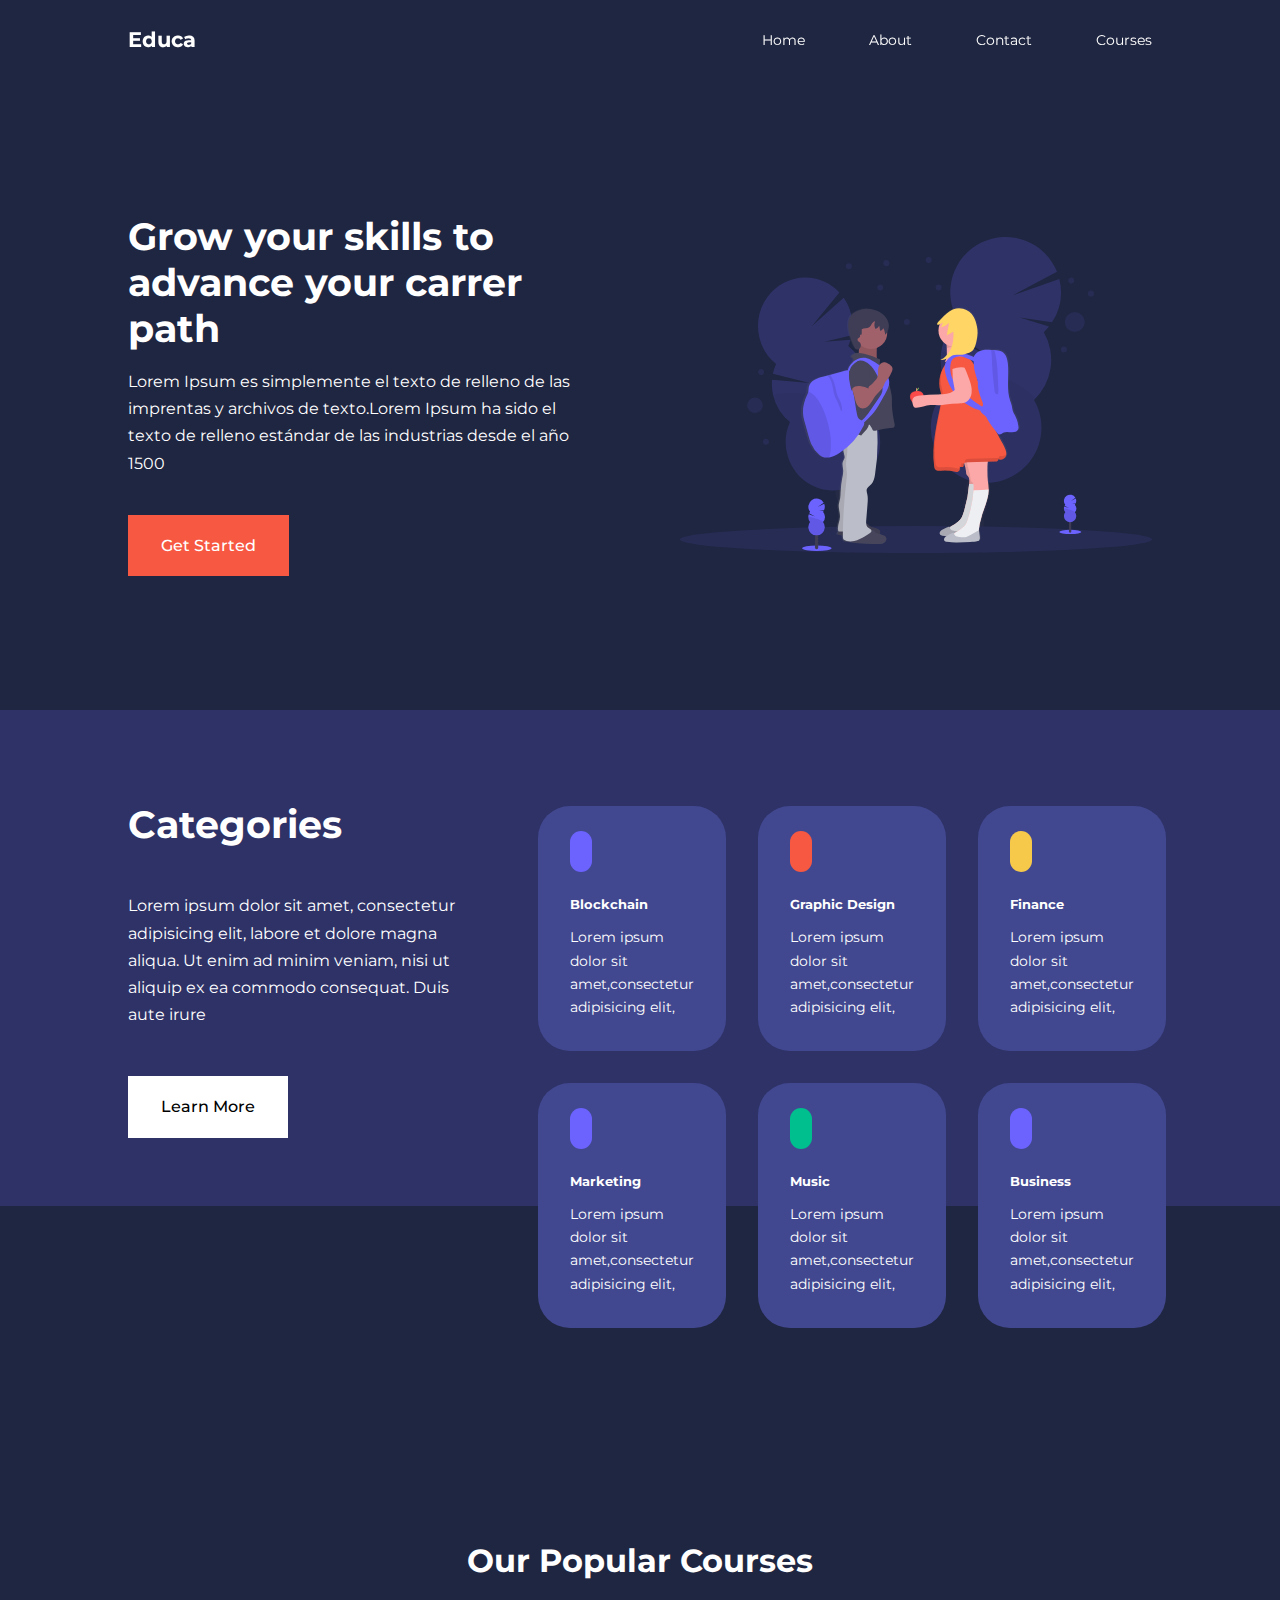
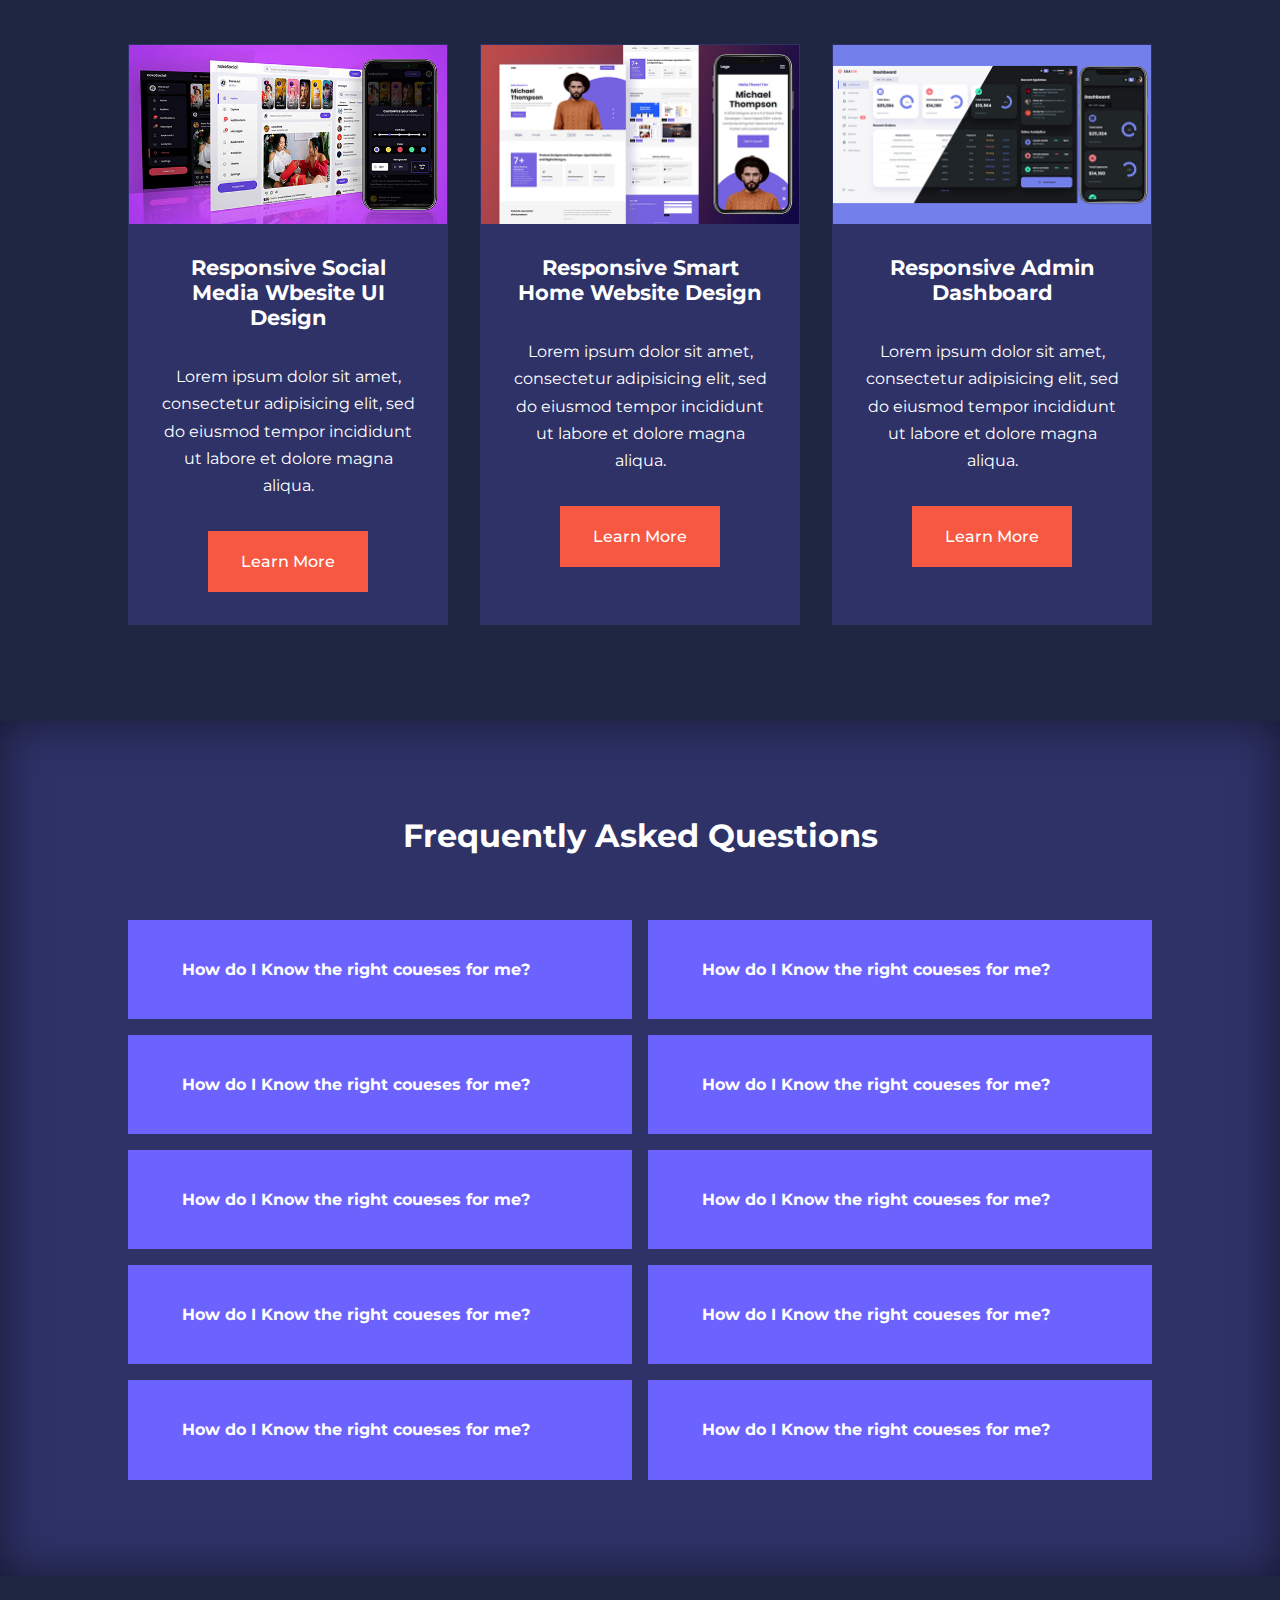
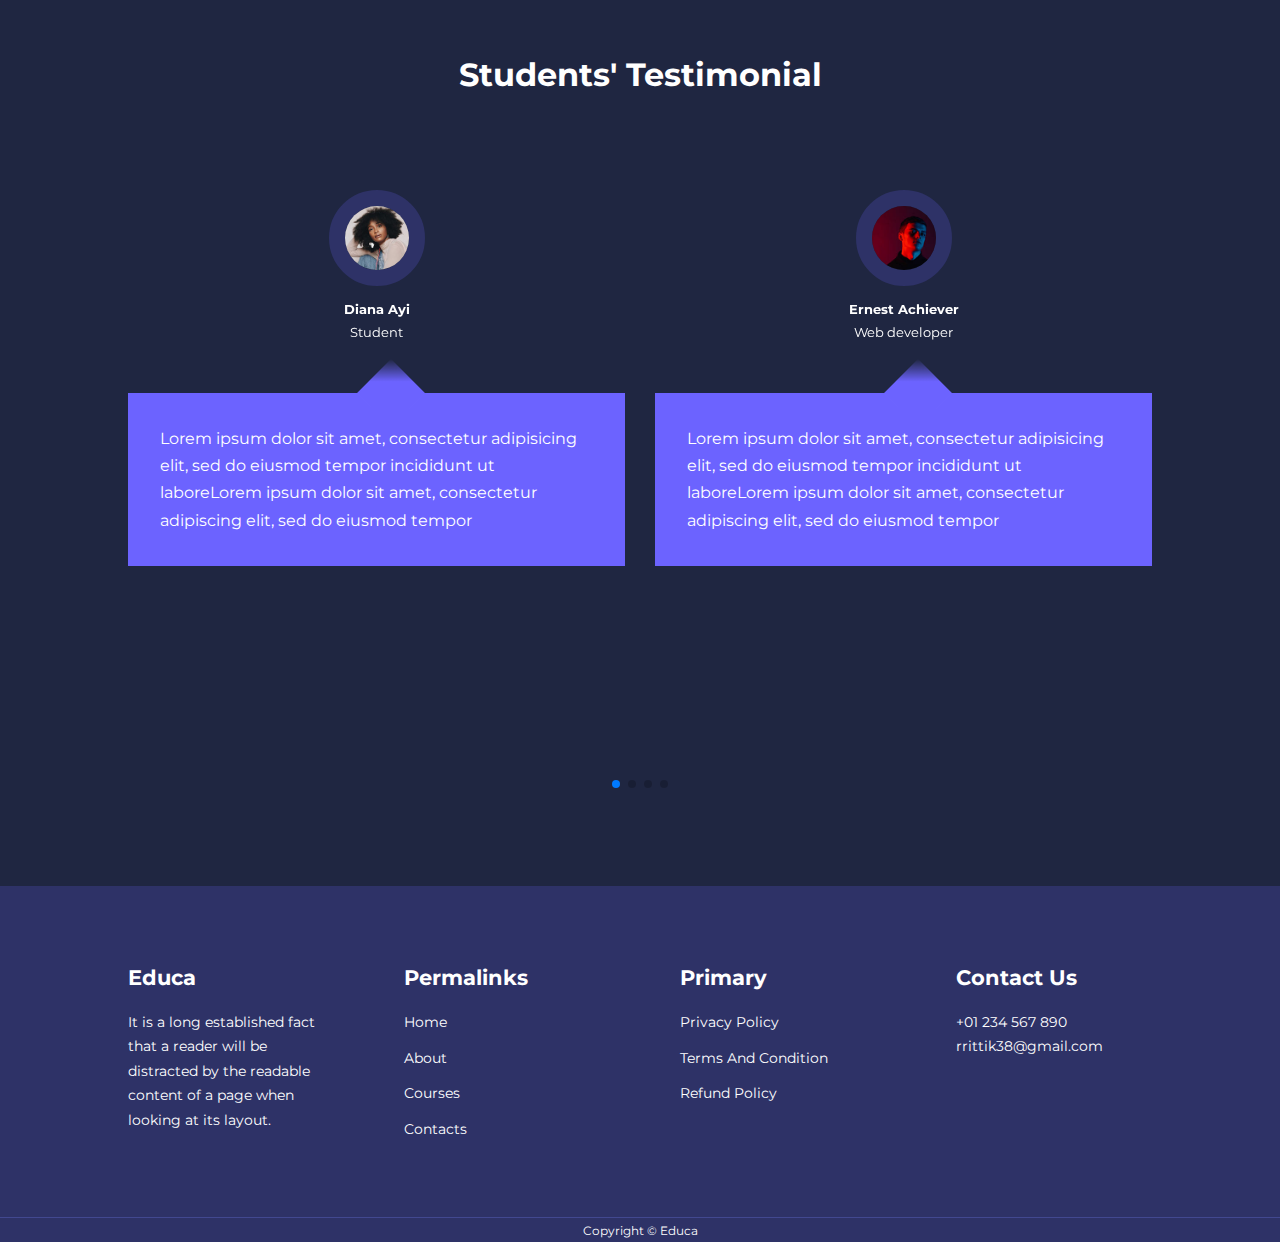
<file: index.html>
<!DOCTYPE html>
<html lang="en" dir="ltr">

<head>
  <meta charset="utf-8">
  <title>Educa -Responsive multipage education website .</title>

  <!--Icons Scout CDN     -->

  <link rel="stylesheet" href="https://unicons.iconscout.com/release/v4.0.0/css/line.css">

  <!-- GOOGLE FONTS -->
  <link rel="preconnect" href="https://fonts.googleapis.com">
  <link rel="preconnect" href="https://fonts.gstatic.com" crossorigin>
  <link href="https://fonts.googleapis.com/css2?family=Montserrat:wght@300;400;500;600;700;800;900&family=Poppins:wght@300;400;500;600;700;800&display=swap" rel="stylesheet">


<!-- SWIPER JS CDN-->
<link
  rel="stylesheet"
  href="https://cdn.jsdelivr.net/npm/swiper@8/swiper-bundle.min.css"
/>
  <link rel="stylesheet" href="./css/style.css">

</head>

<body>
  <nav>
    <div class="container nav_container">
      <!-- naming style BEM.-->
      <a href="index.html">
        <h4>Educa</h4>
      </a>
      <ul class="nav_menu">
        <li><a href="index.html">Home</a></li>
        <li><a href="about.html">About</a></li>
        <li><a href="contacts.html">Contact</a></li>
        <li><a href="courses.html">Courses</a></li>
      </ul>
      <button id="open-menu-button" type="button" name="button"><i class="uil uil-bars"></i></button>
      <button id="close-menu-button" type="button" name="button"><i class="uil uil-multiply"></i></button>
    </div>
  </nav>

  <!-- ===============END OF NAVBAR  ==================  -->



  <header>
    <div class="container header_container">
      <div class="header_left">
        <h1>Grow your skills to advance your carrer path </h1>
        <p>Lorem Ipsum es simplemente el texto de relleno de las
          imprentas y archivos de texto.Lorem Ipsum ha sido el
          texto de relleno estándar de las industrias desde el año 1500
        </p>
        <a href="courses.html" class="btn btn-primary">Get Started </a>
      </div>
      <div class="header_right">
        <img src="./images/header.svg">

      </div>

    </div>

  </header>

  <!-- =======================END OF HEADER ======================-->


  <section class="categories">
    <div class="container categories_container">
      <div class="categories_left">
        <h1>Categories</h1>
        <p>
          Lorem ipsum dolor sit amet, consectetur adipisicing elit,
          labore et dolore magna aliqua. Ut enim ad minim veniam,
          nisi ut aliquip ex ea commodo consequat. Duis aute irure
        </p>
        <a href="#" class="btn">Learn More</a> <!-- put inside anchor tag because going to add limk to another page  -->
      </div>
      <div class="categories_right">
        <article class="category">
          <span class="category_icon"><i class="uil uil-bitcoin-circle"></i></span>
          <h5>Blockchain</h5>
          <p>
            Lorem ipsum dolor sit
            amet,consectetur
            adipisicing elit,
          </p>
        </article>

        <article class="category">
          <span class="category_icon"><i class="uil uil-palette"></i></span>
          <h5>Graphic Design</h5>
          <p>
            Lorem ipsum dolor sit
            amet,consectetur
            adipisicing elit,
          </p>
        </article>
        <article class="category">
          <span class="category_icon"><i class="uil uil-usd-circle"></i></span>
          <h5>Finance</h5>
          <p>
            Lorem ipsum dolor sit
            amet,consectetur
            adipisicing elit,
          </p>
        </article>
        <article class="category">
          <span class="category_icon"><i class="uil uil-megaphone"></i></span>
          <h5>Marketing</h5>
          <p>
            Lorem ipsum dolor sit
            amet,consectetur
            adipisicing elit,
          </p>
        </article>
        <article class="category">
          <span class="category_icon"><i class="uil uil-music"></i></span>
          <h5>Music</h5>
          <p>
            Lorem ipsum dolor sit
            amet,consectetur
            adipisicing elit,

          </p>
        </article>
        <article class="category">
          <span class="category_icon"><i class="uil uil-puzzle-piece"></i></span>
          <h5>Business</h5>
          <p>
            Lorem ipsum dolor sit
            amet,consectetur
            adipisicing elit,
          </p>
        </article>


      </div>
    </div>
  </section>
  <!-- ====================end of categories==========================-->


  <section class="courses">
    <h2>Our Popular Courses</h2>
    <div class="container courses_container">

      <article class="course">
        <div class="course__image">
          <img src="./images/course1.jpg" alt="">
        </div>
        <div class="courses__info">
          <h4>Responsive Social Media Wbesite UI Design</h4>
          <p>
            Lorem ipsum dolor sit amet, consectetur adipisicing elit, sed do
            eiusmod tempor incididunt ut labore et dolore magna aliqua.
          </p>
          <a href="courses.html" class="btn btn-primary">Learn More</a>
        </div>

      </article>
      <article class="course">
        <div class="course__image">
          <img src="./images/course2.jpg" alt="">
        </div>
        <div class="courses__info">
          <h4>Responsive Smart Home Website Design</h4>
          <p>
            Lorem ipsum dolor sit amet, consectetur adipisicing elit, sed do
            eiusmod tempor incididunt ut labore et dolore magna aliqua.
          </p>
          <a href="courses.html" class="btn btn-primary">Learn More</a>
        </div>
      </article><article class="course">
  <div class="course__image">
    <img src="./images/course3.jpg" alt="">
        </div>
        <div class="courses__info">
          <h4>Responsive Admin Dashboard</h4>
          <p>
            Lorem ipsum dolor sit amet, consectetur adipisicing elit, sed do
            eiusmod tempor incididunt ut labore et dolore magna aliqua.
          </p>
          <a href="courses.html" class="btn btn-primary">Learn More</a>
        </div>
      </article>

    </div>
  </section>


  <!-- ====================end of Courses==========================-->



<section  class = "faqs">
  <h2>Frequently Asked Questions </h2>
  <div class ="container faqs__container">
    <article class="faq">
      <div cLass ="faq__icon">
        <i class="uil uil-plus"></i>
      </div>
      <div class="question__answer">
        <h4>How do I Know the right coueses for me? </h4>
        <p>Lorem ipsum dolor sit amet, consectetur adipisicing elit, sed do eiusmod tempor incididunt ut
          labore et dolore magna aliqua. Ut enim ad minim veniam, quis nostrud exercitation ullamco laboris
          nisi ut aliquip ex ea commodo consequat. Duis aute irure dolor in reprehenderit in voluptate </p>
      </div>
    </article>
    <article class="faq">
      <div cLass ="faq__icon">
        <i class="uil uil-plus"></i>
      </div>
      <div class="question__answer">
        <h4>How do I Know the right coueses for me? </h4>
        <p>Lorem ipsum dolor sit amet, consectetur adipisicing elit, sed do eiusmod tempor incididunt ut
          labore et dolore magna aliqua. Ut enim ad minim veniam, quis nostrud exercitation ullamco laboris
          nisi ut aliquip ex ea commodo consequat. Duis aute irure dolor in reprehenderit in voluptate </p>
      </div>
    </article>
    <article class="faq">
      <div cLass ="faq__icon">
        <i class="uil uil-plus"></i>
      </div>
      <div class="question__answer">
        <h4>How do I Know the right coueses for me? </h4>
        <p>Lorem ipsum dolor sit amet, consectetur adipisicing elit, sed do eiusmod tempor incididunt ut
          labore et dolore magna aliqua. Ut enim ad minim veniam, quis nostrud exercitation ullamco laboris
          nisi ut aliquip ex ea commodo consequat. Duis aute irure dolor in reprehenderit in voluptate </p>
      </div>
    </article>
    <article class="faq">
      <div cLass ="faq__icon">
        <i class="uil uil-plus"></i>
      </div>
      <div class="question__answer">
        <h4>How do I Know the right coueses for me? </h4>
        <p>Lorem ipsum dolor sit amet, consectetur adipisicing elit, sed do eiusmod tempor incididunt ut
          labore et dolore magna aliqua. Ut enim ad minim veniam, quis nostrud exercitation ullamco laboris
          nisi ut aliquip ex ea commodo consequat. Duis aute irure dolor in reprehenderit in voluptate </p>
      </div>
    </article>
    <article class="faq">
      <div cLass ="faq__icon">
        <i class="uil uil-plus"></i>
      </div>
      <div class="question__answer">
        <h4>How do I Know the right coueses for me? </h4>
        <p>Lorem ipsum dolor sit amet, consectetur adipisicing elit, sed do eiusmod tempor incididunt ut
          labore et dolore magna aliqua. Ut enim ad minim veniam, quis nostrud exercitation ullamco laboris
          nisi ut aliquip ex ea commodo consequat. Duis aute irure dolor in reprehenderit in voluptate </p>
      </div>
    </article>
    <article class="faq">
      <div cLass ="faq__icon">
        <i class="uil uil-plus"></i>
      </div>
      <div class="question__answer">
        <h4>How do I Know the right coueses for me? </h4>
        <p>Lorem ipsum dolor sit amet, consectetur adipisicing elit, sed do eiusmod tempor incididunt ut
          labore et dolore magna aliqua. Ut enim ad minim veniam, quis nostrud exercitation ullamco laboris
          nisi ut aliquip ex ea commodo consequat. Duis aute irure dolor in reprehenderit in voluptate </p>
      </div>
    </article>
    <article class="faq">
      <div cLass ="faq__icon">
        <i class="uil uil-plus"></i>
      </div>
      <div class="question__answer">
        <h4>How do I Know the right coueses for me? </h4>
        <p>Lorem ipsum dolor sit amet, consectetur adipisicing elit, sed do eiusmod tempor incididunt ut
          labore et dolore magna aliqua. Ut enim ad minim veniam, quis nostrud exercitation ullamco laboris
          nisi ut aliquip ex ea commodo consequat. Duis aute irure dolor in reprehenderit in voluptate </p>
      </div>
    </article>
    <article class="faq">
      <div cLass ="faq__icon">
        <i class="uil uil-plus"></i>
      </div>
      <div class="question__answer">
        <h4>How do I Know the right coueses for me? </h4>
        <p>Lorem ipsum dolor sit amet, consectetur adipisicing elit, sed do eiusmod tempor incididunt ut
          labore et dolore magna aliqua. Ut enim ad minim veniam, quis nostrud exercitation ullamco laboris
          nisi ut aliquip ex ea commodo consequat. Duis aute irure dolor in reprehenderit in voluptate </p>
      </div>
    </article>
    <article class="faq">
      <div cLass ="faq__icon">
        <i class="uil uil-plus"></i>
      </div>
      <div class="question__answer">
        <h4>How do I Know the right coueses for me? </h4>
        <p>Lorem ipsum dolor sit amet, consectetur adipisicing elit, sed do eiusmod tempor incididunt ut
          labore et dolore magna aliqua. Ut enim ad minim veniam, quis nostrud exercitation ullamco laboris
          nisi ut aliquip ex ea commodo consequat. Duis aute irure dolor in reprehenderit in voluptate </p>
      </div>
    </article>
    <article class="faq">
      <div cLass ="faq__icon">
        <i class="uil uil-plus"></i>
      </div>
      <div class="question__answer">
        <h4>How do I Know the right coueses for me? </h4>
        <p>Lorem ipsum dolor sit amet, consectetur adipisicing elit, sed do eiusmod tempor incididunt ut
          labore et dolore magna aliqua. Ut enim ad minim veniam, quis nostrud exercitation ullamco laboris
          nisi ut aliquip ex ea commodo consequat. Duis aute irure dolor in reprehenderit in voluptate </p>
      </div>
    </article>

  </div>
</section>


<!-- ====================end of FAQ==========================-->

<section class = " container testimonial__container swiper mySwiper">
  <h2>Students' Testimonial</h2>
  <div class ="swiper-wrapper">
    <article class= "testimonial swiper-slide">
      <div class="avatar">
        <img src="./images/avatar1.jpg" alt="">
      </div>
      <div class="testimonial__info">
        <h5>Diana Ayi</h5>
        <small>Student</small>
      </div>
      <div class="testimonial__body">
        <p>
          Lorem ipsum dolor sit amet, consectetur adipisicing elit,
          sed do eiusmod tempor incididunt ut laboreLorem ipsum dolor
          sit amet, consectetur adipiscing elit, sed do eiusmod tempor
        </p>
      </div>
    </article>
    <article class= "testimonial swiper-slide">
      <div class="avatar">
        <img src="./images/avatar2.jpg" alt="">
      </div>
      <div class="testimonial__info">
        <h5>Ernest Achiever</h5>
        <small>Web developer</small>
      </div>
      <div class="testimonial__body">
        <p>
          Lorem ipsum dolor sit amet, consectetur adipisicing elit,
          sed do eiusmod tempor incididunt ut laboreLorem ipsum dolor
          sit amet, consectetur adipiscing elit, sed do eiusmod tempor
        </p>
      </div>
    </article>
    <article class= "testimonial swiper-slide">
      <div class="avatar">
        <img src="./images/avatar3.jpg" alt="">
      </div>
      <div class="testimonial__info">
        <h5>Edem Quist</h5>
        <small>Student</small>
      </div>
      <div class="testimonial__body">
        <p>
          Lorem ipsum dolor sit amet, consectetur adipisicing elit,
          sed do eiusmod tempor incididunt ut laboreLorem ipsum dolor
          sit amet, consectetur adipiscing elit, sed do eiusmod tempor
        </p>
      </div>
    </article>
    <article class= "testimonial swiper-slide">
      <div class="avatar">
        <img src="./images/avatar4.jpg" alt="">
      </div>
      <div class="testimonial__info">
        <h5>Elena</h5>
        <small>Student</small>
      </div>
      <div class="testimonial__body">
        <p>
          Lorem ipsum dolor sit amet, consectetur adipisicing elit,
          sed do eiusmod tempor incididunt ut laboreLorem ipsum dolor
          sit amet, consectetur adipiscing elit, sed do eiusmod tempor
        </p>
      </div>
    </article>
    <article class= "testimonial swiper-slide">
      <div class="avatar">
        <img src="./images/avatar5.jpg" alt="">
      </div>
      <div class="testimonial__info">
        <h5>Jane Doe</h5>
        <small>Student</small>
      </div>
      <div class="testimonial__body">
        <p>
          Lorem ipsum dolor sit amet, consectetur adipisicing elit,
          sed do eiusmod tempor incididunt ut laboreLorem ipsum dolor
          sit amet, consectetur adipiscing elit, sed do eiusmod tempor
        </p>
      </div>
    </article>
  </div>
   <div class="swiper-pagination"></div>
</section>

<!-- ====================end of TESTIMONIALS==========================-->

<footer>
  <div class="container footer__container">
    <div class="footer__1">
      <a href="index.html" class="footer__logo"><h4>Educa</h4></a>
      <p>
        It is a long established fact that a reader will be distracted by the readable
         content of a page when looking at its layout.
      </p>
    </div>
    <div class = "footer__2">
      <h4>Permalinks</h4>
      <ul class = "Permalinks">
        <li><a href="index.html">Home</a></li>
        <li><a href="about.html">About</a></li>
        <li><a href="courses.html">Courses</a></li>
        <li><a href="contacts.html">Contacts</a></li>
      </ul>
    </div>
    <div class="footer__3">
      <h4>Primary</h4>
      <ul class = "primary">
        <li><a href="#">Privacy Policy</a></li>
        <li><a href="#">Terms And Condition</a></li>
        <li><a href="#">Refund Policy</a></li>
      </ul>
    </div>
    <div class="footer__4">
      <h4>Contact Us</h4>
      <div>
        <p>+01 234 567 890</p>
        <p>rrittik38@gmail.com</p>
      </div>
      <ul class = "footer__socials">
        <li>
          <a href="#"><i class ="uil uil-facebook-f"></i></a>
        </li>
        <li>
          <a href="#"><i class ="uil uil-instagram-alt"></i></a>
        </li>
        <li>
          <a href="#"><i class ="uil uil-twitter"></i></a>
        </li>
        <li>
          <a href="#"><i class ="uil uil-linkedin-alt"></i></a>
        </li>
      </ul>
    </div>

  </div>
  <div class="footer__copyright">
    <small>Copyright &copy; Educa </small>
  </div>
</footer>

  <script src="https://cdn.jsdelivr.net/npm/swiper@8/swiper-bundle.min.js"></script>
  <script src="./main.js"></script>
  <script>
     var swiper = new Swiper(".mySwiper", {
       slidesPerView: 3,
       spaceBetween: 30,
       pagination: {
         el: ".swiper-pagination",
         clickable: true,
       },
       //when window width is >= 600px
       breakpoints:{
         600: {
           slidesPerView: 2
         }
       }
     });
   </script>

</body>

</html>
</file>
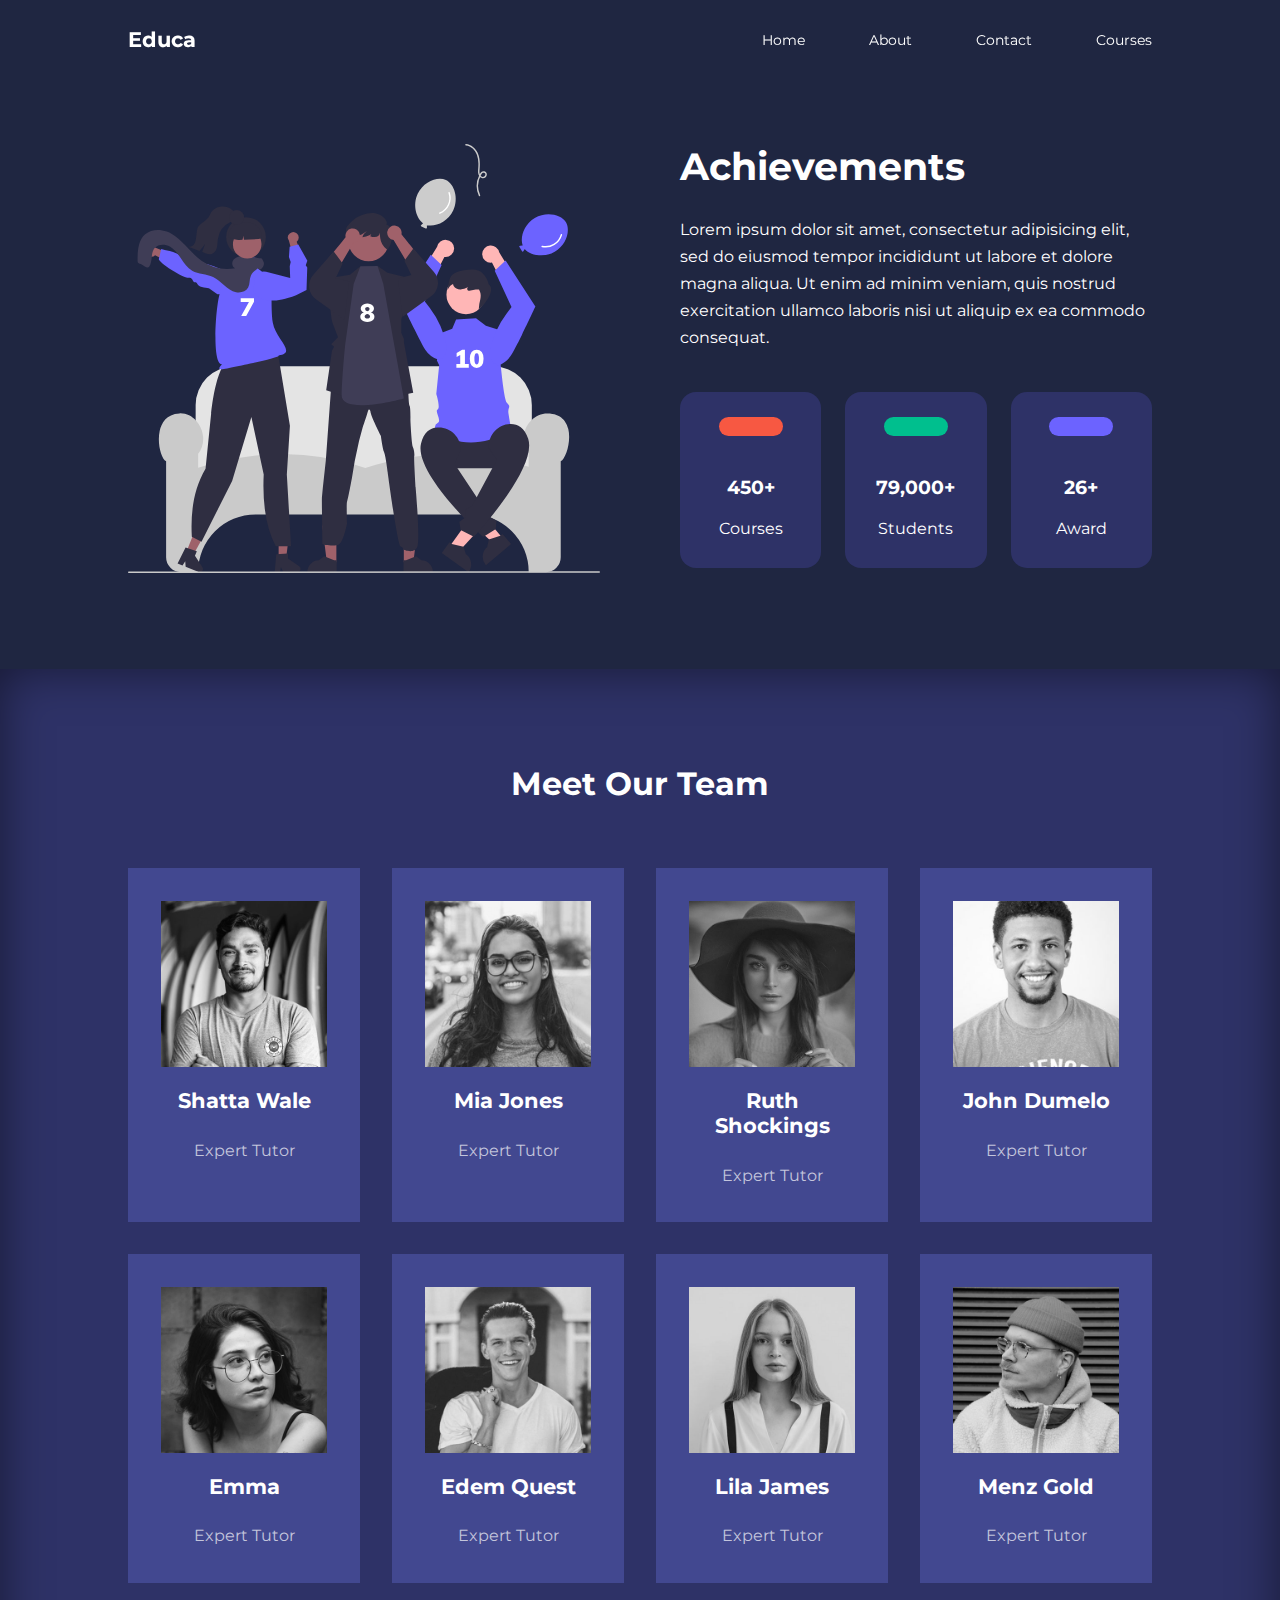
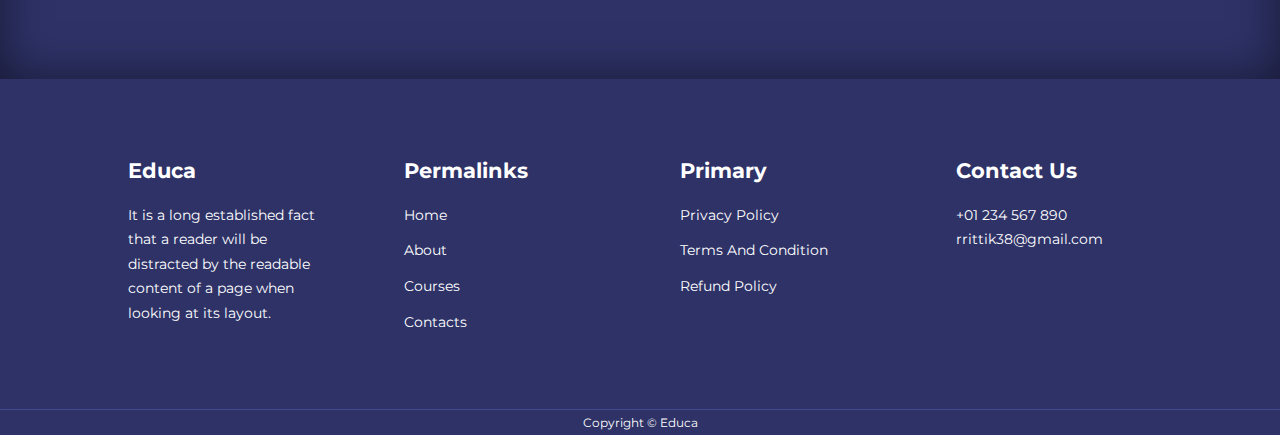
<file: about.html>
<!DOCTYPE html>
<html lang="en" dir="ltr">

<head>
  <meta charset="utf-8">
  <title>Educa -Responsive multipage education website .</title>

  <!--Icons Scout CDN     -->

  <link rel="stylesheet" href="https://unicons.iconscout.com/release/v4.0.0/css/line.css">

  <!-- GOOGLE FONTS -->
  <link rel="preconnect" href="https://fonts.googleapis.com">
  <link rel="preconnect" href="https://fonts.gstatic.com" crossorigin>
  <link href="https://fonts.googleapis.com/css2?family=Montserrat:wght@300;400;500;600;700;800;900&family=Poppins:wght@300;400;500;600;700;800&display=swap" rel="stylesheet">


  <link rel="stylesheet" href="./css/about.css">
  <link rel="stylesheet" href="./css/style.css">

</head>

<body>
  <nav>
    <div class="container nav_container">
      <!-- naming style BEM.-->
      <a href="index.html">
        <h4>Educa</h4>
      </a>
      <ul class="nav_menu">
        <li><a href="index.html">Home</a></li>
        <li><a href="about.html">About</a></li>
        <li><a href="contacts.html">Contact</a></li>
        <li><a href="courses.html">Courses</a></li>
      </ul>
      <button id="open-menu-button" type="button" name="button"><i class="uil uil-bars"></i></button>
      <button id="close-menu-button" type="button" name="button"><i class="uil uil-multiply"></i></button>
    </div>
  </nav>

  <!-- ===============END OF NAVBAR  ==================  -->


<section class="about_achievements">
  <div class="container about_achievements-container">
    <div class="about_achievements-left">
      <img src="./images/about achievements.svg" alt="">
    </div>
    <div class="about_achievements-right">
      <h1>Achievements</h1>
      <p>Lorem ipsum dolor sit amet, consectetur adipisicing elit, sed do eiusmod tempor incididunt ut labore et dolore magna aliqua. Ut enim ad minim veniam,
        quis nostrud exercitation ullamco laboris nisi ut aliquip ex ea commodo consequat.
      </p>
      <div class="achievements-cards">
        <article class="achievement-card">
          <span class="achievement-icon">
            <i  class = "uil uil-video"></i>
          </span>
          <h3>450+</h3>
          <p>Courses</p>
        </article>
        <article class="achievement-card">
          <span class="achievement-icon">
            <i  class = "uil uil-users-alt"></i>
          </span>
          <h3>79,000+</h3>
          <p>Students</p>
        </article>
        <article class="achievement-card">
          <span class="achievement-icon">
            <i  class = "uil uil-trophy"></i>
          </span>
          <h3>26+</h3>
          <p>Award</p>
        </article>
      </div>
    </div>
  </div>
</section>

<!-- ===============END OF ACHIEVEMENTS  ==================  -->

<section class="team">
  <h2>Meet Our Team</h2>
  <div class="container team-container">
    <article class="team-member">
      <div class="team-member-image">
        <img src="./images/tm1.jpg" alt="">
      </div>
      <div class="team-member-info">
        <h4>Shatta Wale</h4>
        <p>Expert Tutor</p>
      </div>
      <div class="team-member-socials">
        <a href="https://instagram.com"><i class="uil uil-instagram"></i></a>
        <a href="https://twitter.com"><i class="uil uil-twitter-alt"></i></a>
        <a href="https://linkedin.com"><i class="uil uil-linkedin-alt"></i></a>
      </div>
    </article>

    <article class="team-member">
      <div class="team-member-image">
        <img src="./images/tm2.jpg" alt="">
      </div>
      <div class="team-member-info">
        <h4>Mia Jones</h4>
        <p>Expert Tutor</p>
      </div>
      <div class="team-member-socials">
        <a href="https://instagram.com"><i class="uil uil-instagram"></i></a>
        <a href="https://twitter.com"><i class="uil uil-twitter-alt"></i></a>
        <a href="https://linkedin.com"><i class="uil uil-linkedin-alt"></i></a>
      </div>
    </article>

    <article class="team-member">
      <div class="team-member-image">
        <img src="./images/tm3.jpg" alt="">
      </div>
      <div class="team-member-info">
        <h4>Ruth Shockings</h4>
        <p>Expert Tutor</p>
      </div>
      <div class="team-member-socials">
        <a href="https://instagram.com"><i class="uil uil-instagram"></i></a>
        <a href="https://twitter.com"><i class="uil uil-twitter-alt"></i></a>
        <a href="https://linkedin.com"><i class="uil uil-linkedin-alt"></i></a>
      </div>
    </article>

    <article class="team-member">
      <div class="team-member-image">
        <img src="./images/tm4.jpg" alt="">
      </div>
      <div class="team-member-info">
        <h4>John Dumelo</h4>
        <p>Expert Tutor</p>
      </div>
      <div class="team-member-socials">
        <a href="https://instagram.com"><i class="uil uil-instagram"></i></a>
        <a href="https://twitter.com"><i class="uil uil-twitter-alt"></i></a>
        <a href="https://linkedin.com"><i class="uil uil-linkedin-alt"></i></a>
      </div>
    </article>

    <article class="team-member">
      <div class="team-member-image">
        <img src="./images/tm5.jpg" alt="">
      </div>
      <div class="team-member-info">
        <h4>Emma</h4>
        <p>Expert Tutor</p>
      </div>
      <div class="team-member-socials">
        <a href="https://instagram.com"><i class="uil uil-instagram"></i></a>
        <a href="https://twitter.com"><i class="uil uil-twitter-alt"></i></a>
        <a href="https://linkedin.com"><i class="uil uil-linkedin-alt"></i></a>
      </div>
    </article>

    <article class="team-member">
      <div class="team-member-image">
        <img src="./images/tm6.jpg" alt="">
      </div>
      <div class="team-member-info">
        <h4>Edem Quest</h4>
        <p>Expert Tutor</p>
      </div>
      <div class="team-member-socials">
        <a href="https://instagram.com"><i class="uil uil-instagram"></i></a>
        <a href="https://twitter.com"><i class="uil uil-twitter-alt"></i></a>
        <a href="https://linkedin.com"><i class="uil uil-linkedin-alt"></i></a>
      </div>
    </article>

    <article class="team-member">
      <div class="team-member-image">
        <img src="./images/tm7.jpg" alt="">
      </div>
      <div class="team-member-info">
        <h4>Lila James</h4>
        <p>Expert Tutor</p>
      </div>
      <div class="team-member-socials">
        <a href="https://instagram.com"><i class="uil uil-instagram"></i></a>
        <a href="https://twitter.com"><i class="uil uil-twitter-alt"></i></a>
        <a href="https://linkedin.com"><i class="uil uil-linkedin-alt"></i></a>
      </div>
    </article>

    <article class="team-member">
      <div class="team-member-image">
        <img src="./images/tm8.jpg" alt="">
      </div>
      <div class="team-member-info">
        <h4>Menz Gold</h4>
        <p>Expert Tutor</p>
      </div>
      <div class="team-member-socials">
        <a href="https://instagram.com"><i class="uil uil-instagram"></i></a>
        <a href="https://twitter.com"><i class="uil uil-twitter-alt"></i></a>
        <a href="https://linkedin.com"><i class="uil uil-linkedin-alt"></i></a>
      </div>
    </article>
  </div>
</section>

<!-- ===============END OF TEAM SECTION ==================  -->

  <footer>
    <div class="container footer__container">
      <div class="footer__1">
        <a href="index.html" class="footer__logo"><h4>Educa</h4></a>
        <p>
          It is a long established fact that a reader will be distracted by the readable
           content of a page when looking at its layout.
        </p>
      </div>
      <div class = "footer__2">
        <h4>Permalinks</h4>
        <ul class = "Permalinks">
          <li><a href="index.html">Home</a></li>
          <li><a href="about.html">About</a></li>
          <li><a href="courses.html">Courses</a></li>
          <li><a href="contacts.html">Contacts</a></li>
        </ul>
      </div>
      <div class="footer__3">
        <h4>Primary</h4>
        <ul class = "primary">
          <li><a href="#">Privacy Policy</a></li>
          <li><a href="#">Terms And Condition</a></li>
          <li><a href="#">Refund Policy</a></li>
        </ul>
      </div>
      <div class="footer__4">
        <h4>Contact Us</h4>
        <div>
          <p>+01 234 567 890</p>
          <p>rrittik38@gmail.com</p>
        </div>
        <ul class = "footer__socials">
          <li>
            <a href="#"><i class ="uil uil-facebook-f"></i></a>
          </li>
          <li>
            <a href="#"><i class ="uil uil-instagram-alt"></i></a>
          </li>
          <li>
            <a href="#"><i class ="uil uil-twitter"></i></a>
          </li>
          <li>
            <a href="#"><i class ="uil uil-linkedin-alt"></i></a>
          </li>
        </ul>
      </div>

    </div>
    <div class="footer__copyright">
      <small>Copyright &copy; Educa </small>
    </div>
  </footer>

    <script src="./main.js"></script>
  </body>

  </html>
</file>
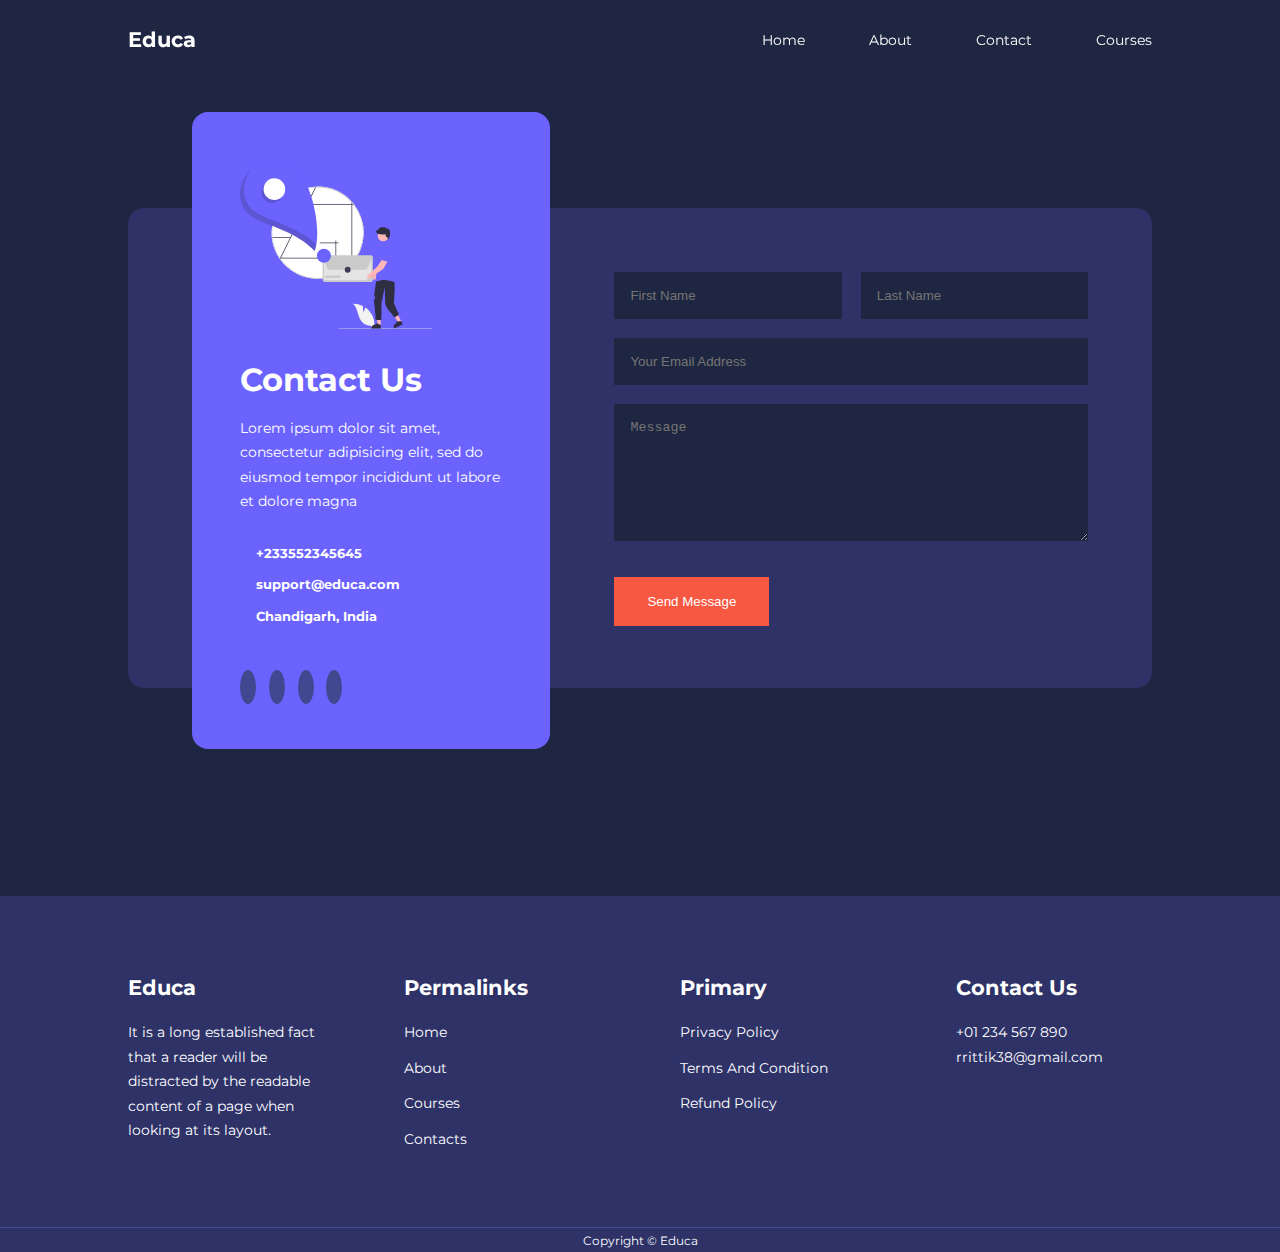
<file: contacts.html>
<!DOCTYPE html>
<html lang="en" dir="ltr">

<head>
  <meta charset="utf-8">
  <title>Educa -Responsive multipage education website .</title>

  <!--Icons Scout CDN     -->

  <link rel="stylesheet" href="https://unicons.iconscout.com/release/v4.0.0/css/line.css">

  <!-- GOOGLE FONTS -->
  <link rel="preconnect" href="https://fonts.googleapis.com">
  <link rel="preconnect" href="https://fonts.gstatic.com" crossorigin>
  <link href="https://fonts.googleapis.com/css2?family=Montserrat:wght@300;400;500;600;700;800;900&family=Poppins:wght@300;400;500;600;700;800&display=swap" rel="stylesheet">


  <link rel="stylesheet" href="./css/style.css">
  <link rel="stylesheet" href="./css/contact.css">


</head>

<body>
  <nav>
    <div class="container nav_container">
      <!-- naming style BEM.-->
      <a href="index.html">
        <h4>Educa</h4>
      </a>
      <ul class="nav_menu">
        <li><a href="index.html">Home</a></li>
        <li><a href="about.html">About</a></li>
        <li><a href="contacts.html">Contact</a></li>
        <li><a href="courses.html">Courses</a></li>
      </ul>
      <button id="open-menu-button" type="button" name="button"><i class="uil uil-bars"></i></button>
      <button id="close-menu-button" type="button" name="button"><i class="uil uil-multiply"></i></button>
    </div>
  </nav>

  <!-- ===============END OF NAVBAR  ==================  -->

  <section class="contact">
    <div class="container contact_container">
      <aside class="contact_aside">
        <div class="aside_image">
          <img src="./images/contact.svg" alt="">
        </div>
        <h2>Contact Us</h2>
        <p>
          Lorem ipsum dolor sit amet, consectetur adipisicing elit,
          sed do eiusmod tempor incididunt ut labore et dolore magna
        </p>
        <ul class="contact_details">
          <li>
            <i class="uil uil-phone-times"></i>
            <h5>+233552345645</h5>
          </li>
          <li>
            <i class="uil uil-envelope"></i>
            <h5>support@educa.com</h5>
          </li>
          <li>
            <i class="uil uil-location-point"></i>
            <h5>Chandigarh, India</h5>
          </li>
        </ul>
        <ul class="contact_social">
          <li>
            <a href="#"><i class ="uil uil-facebook-f"></i></a>
          </li>
          <li>
            <a href="#"><i class ="uil uil-instagram-alt"></i></a>
          </li>
          <li>
            <a href="#"><i class ="uil uil-twitter"></i></a>
          </li>
          <li>
            <a href="#"><i class ="uil uil-linkedin-alt"></i></a>
          </li>
        </ul>
      </aside>




      <form action="https://formspree.io/f/moqzqnnq" method="POST" class="contact_form">
        <div class="form_name">
          <input type="text" name="First Name" placeholder="First Name" required>
          <input type="text" name="Last Name" placeholder="Last Name" required>
        </div>
        <input type="email" name="Email Address" placeholder="Your Email Address" required>
        <textarea name="Message" rows="7" placeholder="Message" required></textarea>
        <button type="Submit" class="btn btn-primary">Send Message</button>
      </form>
    </div>
  </section>


















  <footer>
    <div class="container footer__container">
      <div class="footer__1">
        <a href="index.html" class="footer__logo"><h4>Educa</h4></a>
        <p>
          It is a long established fact that a reader will be distracted by the readable
           content of a page when looking at its layout.
        </p>
      </div>
      <div class = "footer__2">
        <h4>Permalinks</h4>
        <ul class = "Permalinks">
          <li><a href="index.html">Home</a></li>
          <li><a href="about.html">About</a></li>
          <li><a href="courses.html">Courses</a></li>
          <li><a href="contacts.html">Contacts</a></li>
        </ul>
      </div>
      <div class="footer__3">
        <h4>Primary</h4>
        <ul class = "primary">
          <li><a href="#">Privacy Policy</a></li>
          <li><a href="#">Terms And Condition</a></li>
          <li><a href="#">Refund Policy</a></li>
        </ul>
      </div>
      <div class="footer__4">
        <h4>Contact Us</h4>
        <div>
          <p>+01 234 567 890</p>
          <p>rrittik38@gmail.com</p>
        </div>
        <ul class = "footer__socials">
          <li>
            <a href="#"><i class ="uil uil-facebook-f"></i></a>
          </li>
          <li>
            <a href="#"><i class ="uil uil-instagram-alt"></i></a>
          </li>
          <li>
            <a href="#"><i class ="uil uil-twitter"></i></a>
          </li>
          <li>
            <a href="#"><i class ="uil uil-linkedin-alt"></i></a>
          </li>
        </ul>
      </div>

    </div>
    <div class="footer__copyright">
      <small>Copyright &copy; Educa </small>
    </div>
  </footer>

    <script src="./main.js"></script>
  </body>

  </html>
</file>
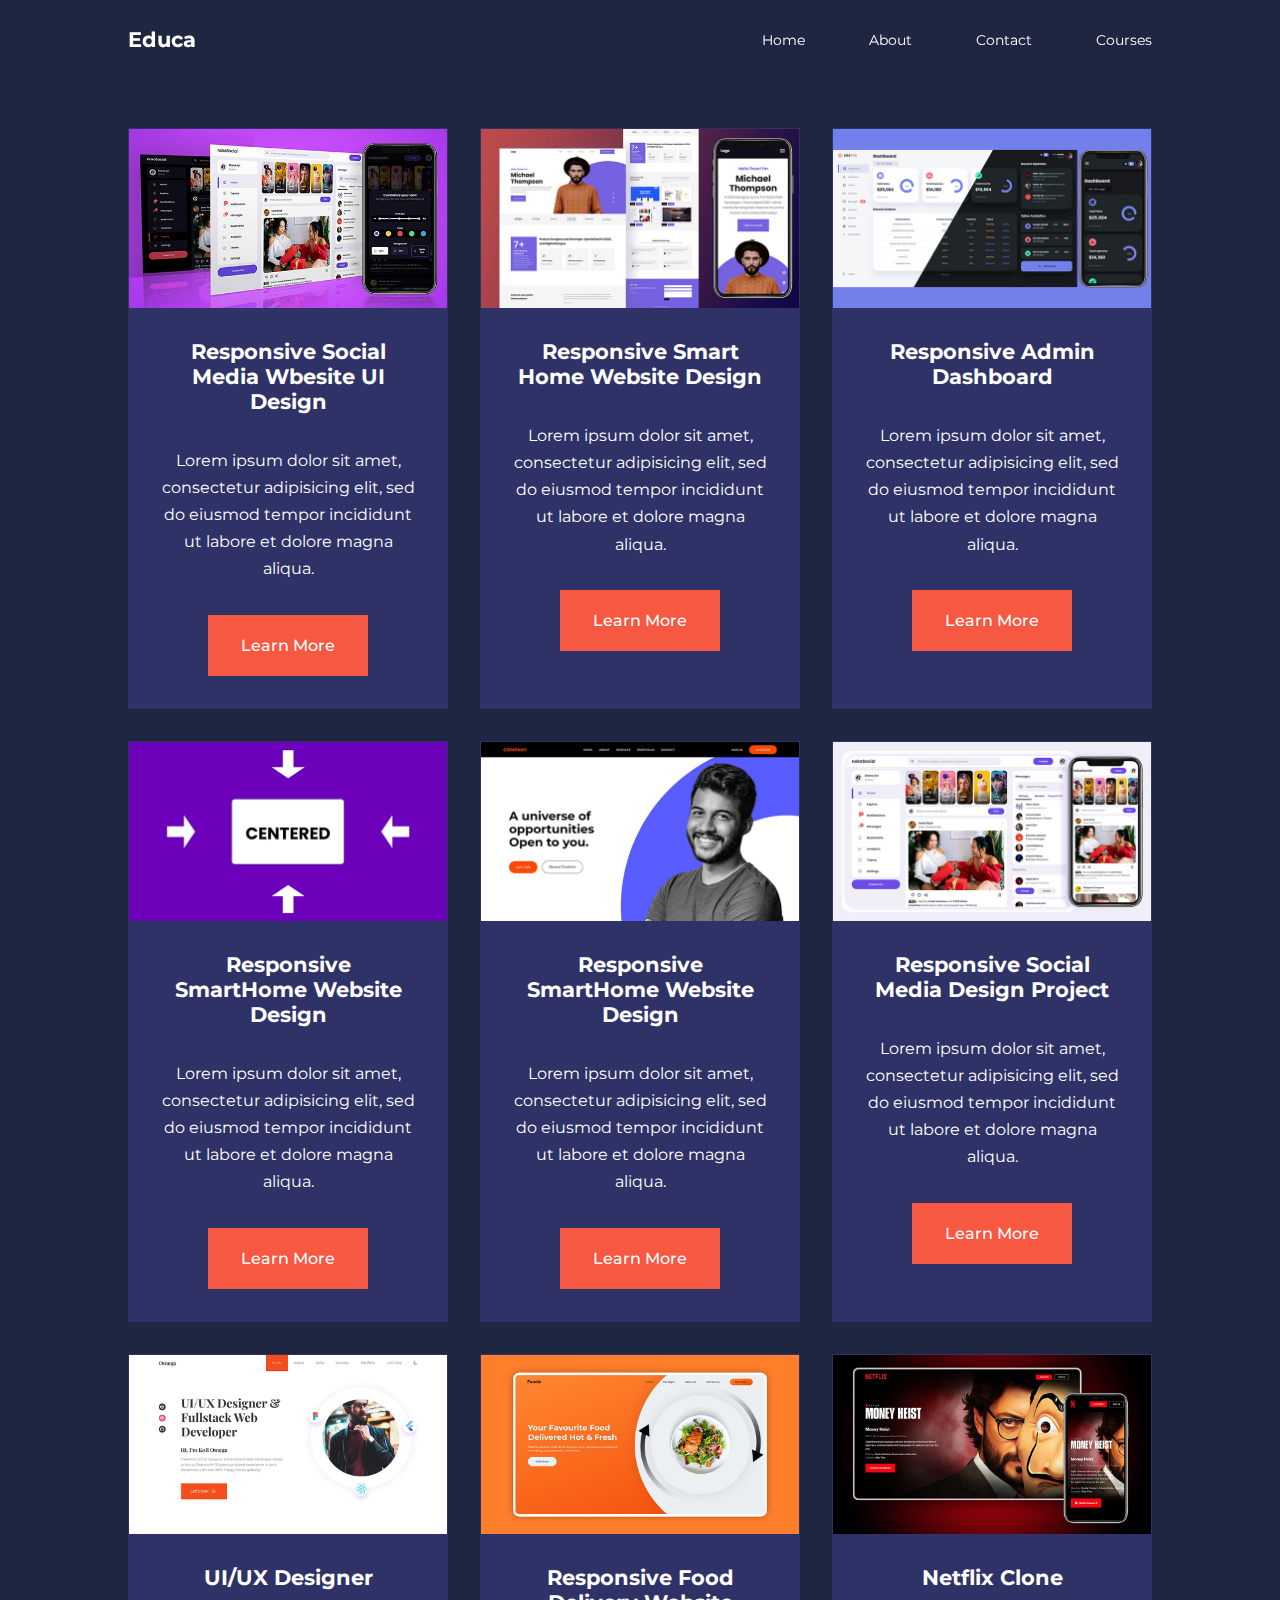
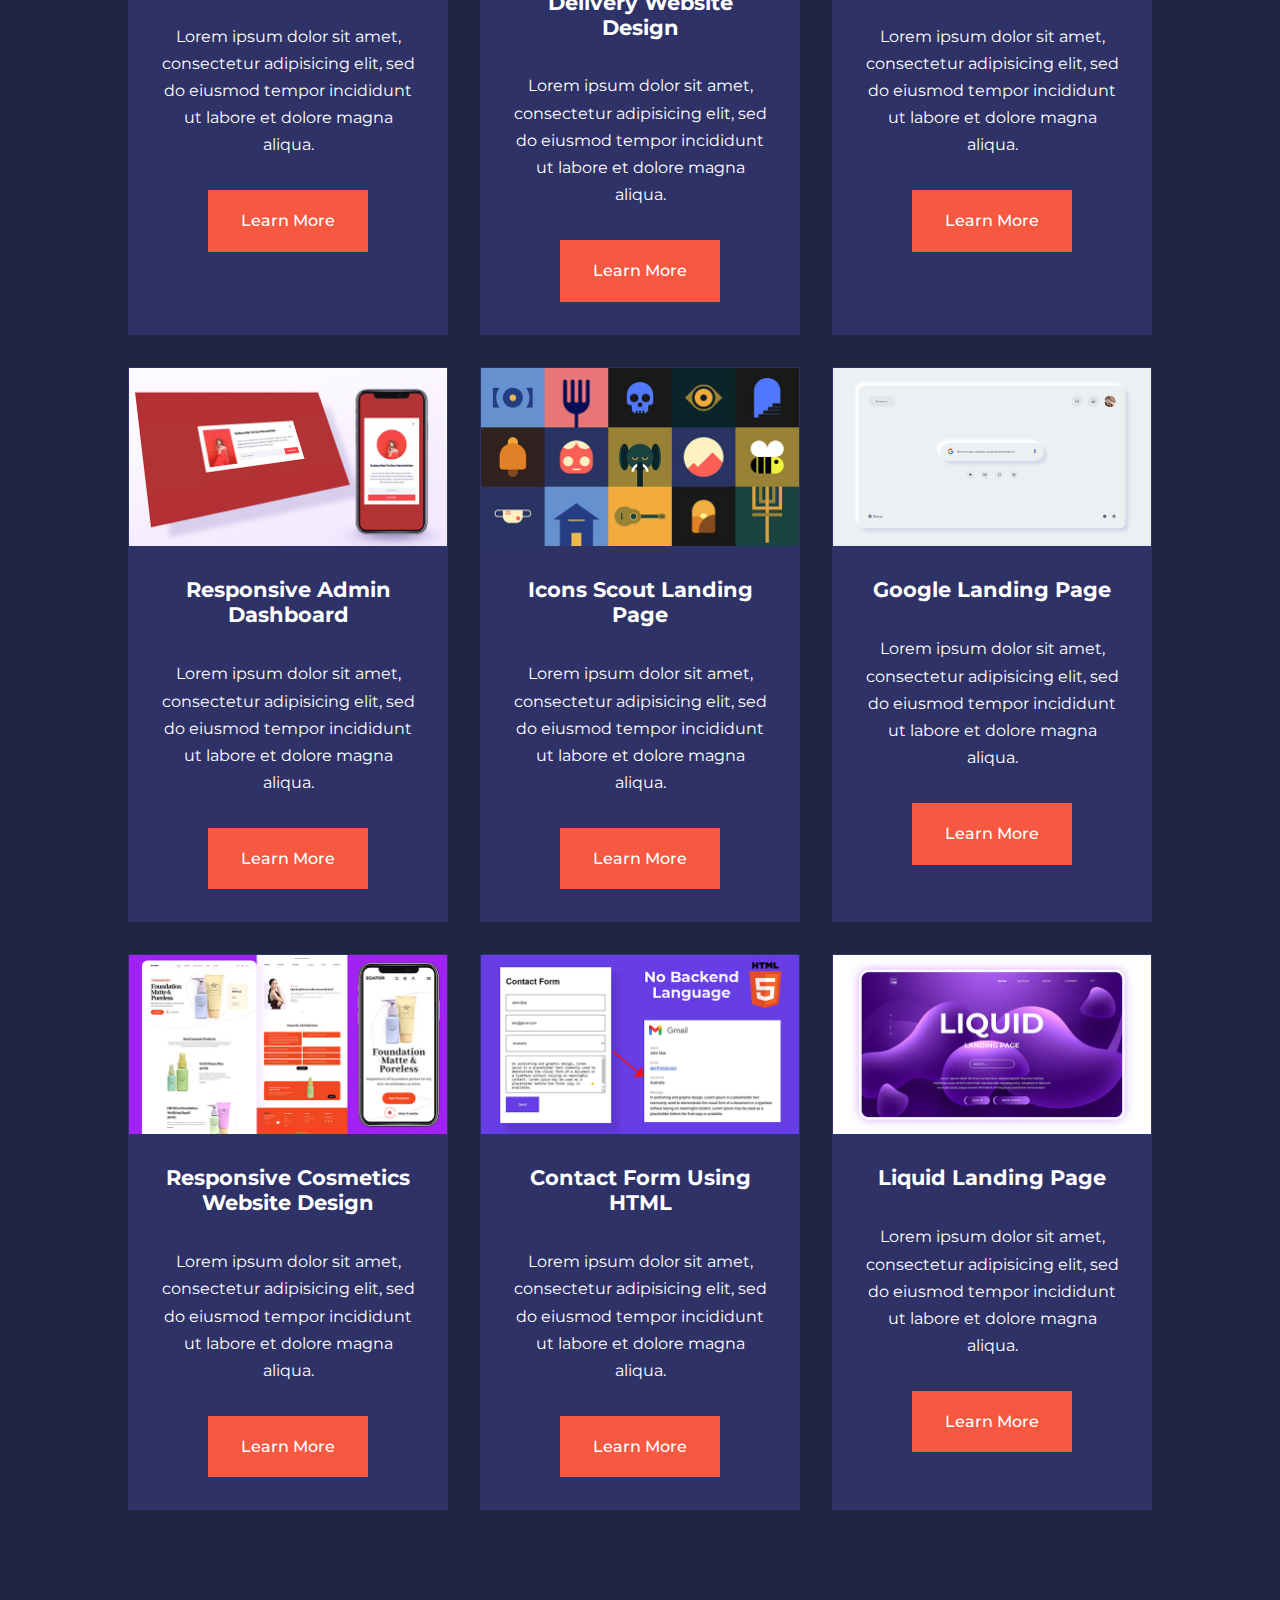
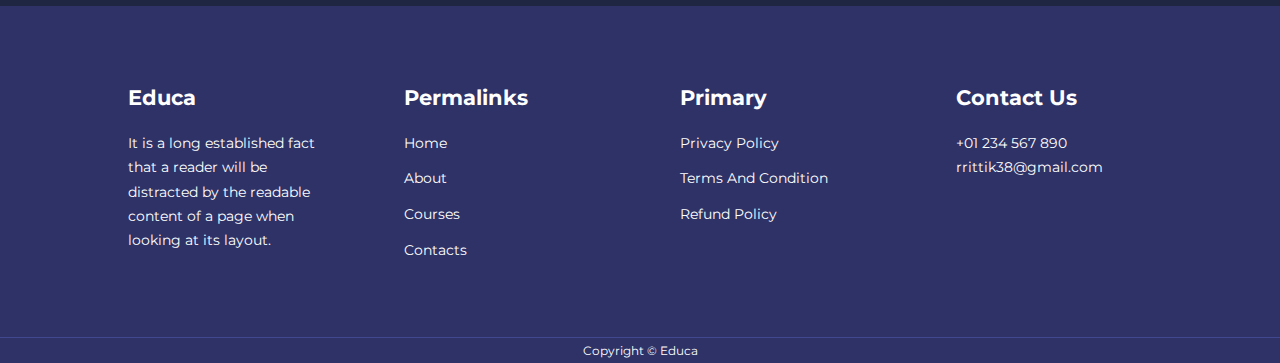
<file: courses.html>
<!DOCTYPE html>
<html lang="en" dir="ltr">

<head>
  <meta charset="utf-8">
  <title>Educa -Responsive multipage education website .</title>

  <!--Icons Scout CDN     -->

  <link rel="stylesheet" href="https://unicons.iconscout.com/release/v4.0.0/css/line.css">

  <!-- GOOGLE FONTS -->
  <link rel="preconnect" href="https://fonts.googleapis.com">
  <link rel="preconnect" href="https://fonts.gstatic.com" crossorigin>
  <link href="https://fonts.googleapis.com/css2?family=Montserrat:wght@300;400;500;600;700;800;900&family=Poppins:wght@300;400;500;600;700;800&display=swap" rel="stylesheet">


  <link rel="stylesheet" href="./css/style.css">
  <style>
    .courses{
      margin-top:2rem;
    }
  </style>

</head>

<body>
  <nav>
    <div class="container nav_container">
      <!-- naming style BEM.-->
      <a href="index.html">
        <h4>Educa</h4>
      </a>
      <ul class="nav_menu">
        <li><a href="index.html">Home</a></li>
        <li><a href="about.html">About</a></li>
        <li><a href="contacts.html">Contact</a></li>
        <li><a href="courses.html">Courses</a></li>
      </ul>
      <button id="open-menu-button" type="button" name="button"><i class="uil uil-bars"></i></button>
      <button id="close-menu-button" type="button" name="button"><i class="uil uil-multiply"></i></button>
    </div>
  </nav>

  <!-- ===============END OF NAVBAR  ==================  -->

  <section class="courses">
    <div class="container courses_container">

      <article class="course">
        <div class="course__image">
          <img src="./images/course1.jpg" alt="">
        </div>
        <div class="courses__info">
          <h4>Responsive Social Media Wbesite UI Design</h4>
          <p>
            Lorem ipsum dolor sit amet, consectetur adipisicing elit, sed do
            eiusmod tempor incididunt ut labore et dolore magna aliqua.
          </p>
          <a href="courses.html" class="btn btn-primary">Learn More</a>
        </div>
      </article>

      <article class="course">
        <div class="course__image">
          <img src="./images/course2.jpg" alt="">
        </div>
        <div class="courses__info">
          <h4>Responsive Smart Home Website Design</h4>
          <p>
            Lorem ipsum dolor sit amet, consectetur adipisicing elit, sed do
            eiusmod tempor incididunt ut labore et dolore magna aliqua.
          </p>
          <a href="courses.html" class="btn btn-primary">Learn More</a>
        </div>
      </article>

      <article class="course">
        <div class="course__image">
          <img src="./images/course3.jpg" alt="">
        </div>
        <div class="courses__info">
          <h4>Responsive Admin Dashboard</h4>
          <p>
            Lorem ipsum dolor sit amet, consectetur adipisicing elit, sed do
            eiusmod tempor incididunt ut labore et dolore magna aliqua.
          </p>
          <a href="courses.html" class="btn btn-primary">Learn More</a>
        </div>
      </article>

      <article class="course">
        <div class="course__image">
          <img src="./images/course4.jpg" alt="">
        </div>
        <div class="courses__info">
          <h4>Responsive SmartHome Website Design</h4>
          <p>
            Lorem ipsum dolor sit amet, consectetur adipisicing elit, sed do
            eiusmod tempor incididunt ut labore et dolore magna aliqua.
          </p>
          <a href="courses.html" class="btn btn-primary">Learn More</a>
        </div>
      </article>

      <article class="course">
        <div class="course__image">
          <img src="./images/course5.jpg" alt="">
        </div>
        <div class="courses__info">
          <h4>Responsive SmartHome Website Design </h4>
          <p>
            Lorem ipsum dolor sit amet, consectetur adipisicing elit, sed do
            eiusmod tempor incididunt ut labore et dolore magna aliqua.
          </p>
          <a href="courses.html" class="btn btn-primary">Learn More</a>
        </div>
      </article>

      <article class="course">
        <div class="course__image">
          <img src="./images/course6.jpg" alt="">
        </div>
        <div class="courses__info">
          <h4>Responsive Social Media Design Project</h4>
          <p>
            Lorem ipsum dolor sit amet, consectetur adipisicing elit, sed do
            eiusmod tempor incididunt ut labore et dolore magna aliqua.
          </p>
          <a href="courses.html" class="btn btn-primary">Learn More</a>
        </div>
      </article>

      <article class="course">
        <div class="course__image">
          <img src="./images/course7.jpg" alt="">
        </div>
        <div class="courses__info">
          <h4>UI/UX Designer</h4>
          <p>
            Lorem ipsum dolor sit amet, consectetur adipisicing elit, sed do
            eiusmod tempor incididunt ut labore et dolore magna aliqua.
          </p>
          <a href="courses.html" class="btn btn-primary">Learn More</a>
        </div>
      </article>

      <article class="course">
        <div class="course__image">
          <img src="./images/course8.jpg" alt="">
        </div>
        <div class="courses__info">
          <h4>Responsive Food Delivery Website Design</h4>
          <p>
            Lorem ipsum dolor sit amet, consectetur adipisicing elit, sed do
            eiusmod tempor incididunt ut labore et dolore magna aliqua.
          </p>
          <a href="courses.html" class="btn btn-primary">Learn More</a>
        </div>
      </article>

      <article class="course">
        <div class="course__image">
          <img src="./images/course9.jpg" alt="">
        </div>
        <div class="courses__info">
          <h4>Netflix Clone</h4>
          <p>
            Lorem ipsum dolor sit amet, consectetur adipisicing elit, sed do
            eiusmod tempor incididunt ut labore et dolore magna aliqua.
          </p>
          <a href="courses.html" class="btn btn-primary">Learn More</a>
        </div>
      </article>

      <article class="course">
        <div class="course__image">
          <img src="./images/course10.jpg" alt="">
        </div>
        <div class="courses__info">
          <h4>Responsive Admin Dashboard</h4>
          <p>
            Lorem ipsum dolor sit amet, consectetur adipisicing elit, sed do
            eiusmod tempor incididunt ut labore et dolore magna aliqua.
          </p>
          <a href="courses.html" class="btn btn-primary">Learn More</a>
        </div>
      </article>

      <article class="course">
        <div class="course__image">
          <img src="./images/course11.jpg" alt="">
        </div>
        <div class="courses__info">
          <h4>Icons Scout Landing Page</h4>
          <p>
            Lorem ipsum dolor sit amet, consectetur adipisicing elit, sed do
            eiusmod tempor incididunt ut labore et dolore magna aliqua.
          </p>
          <a href="courses.html" class="btn btn-primary">Learn More</a>
        </div>
      </article>

      <article class="course">
        <div class="course__image">
          <img src="./images/course12.jpg" alt="">
        </div>
        <div class="courses__info">
          <h4>Google Landing Page</h4>
          <p>
            Lorem ipsum dolor sit amet, consectetur adipisicing elit, sed do
            eiusmod tempor incididunt ut labore et dolore magna aliqua.
          </p>
          <a href="courses.html" class="btn btn-primary">Learn More</a>
        </div>
      </article>

      <article class="course">
        <div class="course__image">
          <img src="./images/course13.jpg" alt="">
        </div>
        <div class="courses__info">
          <h4>Responsive Cosmetics Website Design</h4>
          <p>
            Lorem ipsum dolor sit amet, consectetur adipisicing elit, sed do
            eiusmod tempor incididunt ut labore et dolore magna aliqua.
          </p>
          <a href="courses.html" class="btn btn-primary">Learn More</a>
        </div>
      </article>

      <article class="course">
        <div class="course__image">
          <img src="./images/course14.jpg" alt="">
        </div>
        <div class="courses__info">
          <h4>Contact Form Using HTML</h4>
          <p>
            Lorem ipsum dolor sit amet, consectetur adipisicing elit, sed do
            eiusmod tempor incididunt ut labore et dolore magna aliqua.
          </p>
          <a href="courses.html" class="btn btn-primary">Learn More</a>
        </div>
      </article>

      <article class="course">
        <div class="course__image">
          <img src="./images/course15.jpg" alt="">
        </div>
        <div class="courses__info">
          <h4>Liquid Landing Page</h4>
          <p>
            Lorem ipsum dolor sit amet, consectetur adipisicing elit, sed do
            eiusmod tempor incididunt ut labore et dolore magna aliqua.
          </p>
          <a href="courses.html" class="btn btn-primary">Learn More</a>
        </div>
      </article>

    </div>
  </section>









  <footer>
    <div class="container footer__container">
      <div class="footer__1">
        <a href="index.html" class="footer__logo">
          <h4>Educa</h4>
        </a>
        <p>
          It is a long established fact that a reader will be distracted by the readable
          content of a page when looking at its layout.
        </p>
      </div>
      <div class="footer__2">
        <h4>Permalinks</h4>
        <ul class="Permalinks">
          <li><a href="index.html">Home</a></li>
          <li><a href="about.html">About</a></li>
          <li><a href="courses.html">Courses</a></li>
          <li><a href="contacts.html">Contacts</a></li>
        </ul>
      </div>
      <div class="footer__3">
        <h4>Primary</h4>
        <ul class="primary">
          <li><a href="#">Privacy Policy</a></li>
          <li><a href="#">Terms And Condition</a></li>
          <li><a href="#">Refund Policy</a></li>
        </ul>
      </div>
      <div class="footer__4">
        <h4>Contact Us</h4>
        <div>
          <p>+01 234 567 890</p>
          <p>rrittik38@gmail.com</p>
        </div>
        <ul class="footer__socials">
          <li>
            <a href="#"><i class="uil uil-facebook-f"></i></a>
          </li>
          <li>
            <a href="#"><i class="uil uil-instagram-alt"></i></a>
          </li>
          <li>
            <a href="#"><i class="uil uil-twitter"></i></a>
          </li>
          <li>
            <a href="#"><i class="uil uil-linkedin-alt"></i></a>
          </li>
        </ul>
      </div>

    </div>
    <div class="footer__copyright">
      <small>Copyright &copy; Educa </small>
    </div>
  </footer>

  <script src="./main.js"></script>
</body>

</html>
</file>
<file: css/style.css>
*{
  margin: 0;
  padding: 0;
  border: 0;
  outline: 0;
  text-decoration: 0;
  list-style: none;
  box-sizing: border-box;
}

:root{
  --color-primary: #6c63ff;
  --color-sucess: #00bf8e;
  --color-warning: #f7c94b;
  --color-danger: #f75842;
  --color-danger-varient: #rgba(247, 88, 66, 0.4);
  --color-white: #fff;
  --color-light: rgba(255, 255, 255, 0.7);
  --color-black: #000;
  --color-bg: #1f2641;
  --color-bg1: #2e3267;
  --color-bg2: #424890;

  --container-width-lg : 80%;
  --container-width-md : 90%;
  --container-width-sm: 94%;

  --transition : all 400ms ease;
}

body{
  font-family: 'Montserrat', sans-serif;
  line-height: 1.7;
  color:var(--color-white);
  background: var(--color-bg);
}

.container{
  width: var(--container-width-lg);
  margin: 0 auto;
}
section{
  padding : 6rem 0;
}
section h2{
  text-align: center;
  margin-bottom: 4rem;
}
h1,h2,h3,h4,h5{
  line-height: 1.2;
}
h1{
  font-size: 2.4rem;
}
h2{
  font-size: 2rem;
}
h3{
  font-size: 1.6 rem;
}
h4{
  font-size: 1.3rem;
}

a{
  color: var(--color-white);
}
img{
  width:100%;
  display : block;
  object-fit:cover;  <!-- learn-->
}
.btn{
  display: inline-block;
  background: var(--color-white);
  color: var(--color-black);
  padding: 1rem 2rem;
  border: 1px solid transparent ;
  font-weight: 500;
  transition: var(--transition);
}
.btn:hover{
  background: transparent;
  color: var(--color-white);
  border-color: var(--color-white);
}
.btn-primary{
  background:var(--color-danger);
  color: var(--color-white);
}


/* ============================NABBAR==================== */
nav{
  background:transparent ; /* we are only going to change the color when we scroll*/
  width: 100vw;
  height : 5rem;  /* 5 rem -> 5 times 16 pixel*/
  position: fixed;  /*fixed on the overall page when we scrool */
  top : 0;
  z-index: 11;  /* to put the navbar always on the top of every component */
}
nav.active{}


/* Change navbar style on scroll using javascript*/
.window-scroll{
  background: var(--color-primary);
  box-shadow: 0 1rem 2rem rgba(0, 0, 0, 0.2);
}
.nav_container{     /*styling the navbar */
  height: 100%; /* 10o % of the parent i.e <nav> */
  display :flex;
  justify-content: space-between;
  align-items: center;
}
nav button{
  display: none;  /*because we don't want top display buttons on the laptop .show dusing media query*/
}

.nav_menu{
  display: flex;
  align-items: center;
    gap:4rem;
}
.nav_menu a{
  font-size: 0.9rem;
  transition: var(--transition);   /*transition when we do hover */
}
.nav_menu a:hover{           /*never put the space b/w element and hover */
color: var(--color-bg2);
}

/* ============================HEADER==================== */

header{
  position: relative;  /*An element with position: relative; is positioned relative to its normal position:*/
  top: 5rem;  /* brcause the height of navbar is 5 rem so i am pussing it out of navbar*/
  overflow: hidden ;   /*learn */
  height : 70vh;
  margin-bottom: 5rem;

}
.header_container{
  display: grid;
  grid-template-columns: repeat(2, 1fr); /* learn*/
  align-items: center;
  grid-gap: 5rem;
  height: 100%;
}

.header_left p{
  margin: 1rem 0 2.4rem;
}

.header_container .header_right{                  /*learn all of this  */
  width: 100%;
  animation: float 5s ease-in-out infinite;
}
@keyframes float {                              /* keyframes for the animation Keyframes hold what styles the element will have at certain times.*/
  0%{
    transform: translateY(0px);
  }
  50%{
    transform: translateY(20px);
  }
  100%{
    transform:translateY(0px);
  }
}
/* =============================Categories======================= */

.categories{
  background: var(--color-bg1);
  height: 31rem;
}

.categories h1{
  line-height: 1;
  margin-bottom: 3rem;
}
.categories_container{
  display: grid;
  grid-template-columns: 40% 60%;
}
.categories_left{
  margin-right: 4rem;
}
.categories_left p{
  margin: 1rem 0 3rem;
}
.categories_right{
  display: grid;
  grid-template-columns: repeat(3,1fr);
  gap:2rem;
}

.category{
  background: var(--color-bg2);
  padding:2rem;
  border-radius: 2rem;
  transition: var(--transition);
}
.category:hover{
  box-shadow: 0 3rem 3rem rgba(0,0,0,0.3);  /* also need to change this if you are changing color of site */
  z-index: 1;   /*more realistic */
}
.category:nth-child(2) .category_icon{
  background: var(--color-danger);
}
.category:nth-child(3) .category_icon{
  background: var(--color-sucess);
}
.category:nth-child(3) .category_icon{
  background: var(--color-warning);
}
.category:nth-child(5) .category_icon{
  background: var(--color-sucess);
}


.category_icon{
  background: var(--color-primary);
  padding: 0.7rem;
  border-radius: 0.9rem;
}
.category h5{
  margin: 2rem 0 1em;
}
.category p{
  font-size: 0.85rem;
}

/*==============================POPULAR COURSES=================================*/

.courses{
  margin-top: 15rem;
}

.courses_container{
  display:grid;
  grid-template-columns: repeat(3,1fr);
  grid-gap: 2rem;
}

.course {
  background-color: var(--color-bg1);
  text-align: center;
  border:1px solid transparent;
  transition: all 400ms ease;
}

.course:hover {
  background: transparent;
  border-color : var(--color-primary);
}

.courses__info{
  padding: 2rem;
}
.courses__info p{
  margin-top: 2rem;
  margin-bottom: 2rem;
}

/*=============================FAQS==========================*/

.faqs{
  background: var(--color-bg1);
  box-shadow: inset 0 0 3rem rgba(0, 0, 0,0.5);
}
.faqs__container{
  display:grid;
  grid-template-columns: repeat(2,1fr);
  grid-gap: 1rem;
}
.faq{
  padding:2rem;
  display:flex;
  align-items: center;
  gap: 1.4rem;
  height: fit-content; /* learn*/
  background-color: var(--color-primary);
  cursor: pointer;
}

.faq h4{
  font-size: 1rem;
  line-height: 2.2;
}

.faq__icon{
  align-self: flex-start; /*learm*/
  font-size : 1.2rem;
}

.faq p{
  margin-top: 0.8rem;
  display: none;
}

.faq.open p{
  display : block;
}


/*=============================TESTIMONIALS==========================*/

.testimonial__container{
  margin-top: 5rem;
  overflow-x: hidden;          /*learn*/
  position: relative;
  margin-bottom: 5rem;
}
.testimonial{
  padding-top: 2rem;
}
.avatar{
  width: 6rem;
  height: 6rem;
  border-radius:50%;
  overflow: hidden;
  margin: 0 auto 1rem;
  border:1rem solid var(--color-bg1) ;
}

.testimonial__info{
  text-align: center;
}
.testimonial__body{
  background: var(--color-primary);
  padding: 2rem;
  margin-top: 3rem;
  position: relative;
}

/*=======new thing learn-==========*/

.testimonial__body::before{
  content:"";
  display:block;
  background: linear-gradient(
    135deg,
    transparent,
    var(--color-primary),
    var(--color-primary),
    var(--color-primary)
  );
  width: 3rem;
  height:3rem;
  position: absolute;
  left: 48%;
  top: -1.5rem;
  transform: rotate(45deg);
}
.swiper-wrapper{
  margin-bottom: 15rem;
}

/*=============================  FOOTER==========================*/
footer{
  background: var(--color-bg1);
  padding-top: 5rem;
  font-size: 0.9rem;
}
.footer__container{
  display: grid;
  grid-template-columns: repeat(4, 1fr);
  grid-gap: 5rem;
}
.footer__container > div h4 {
  margin-bottom: 1.2rem;
}
footer__1 p{
  margin: 0 0 2rem;
}
footer ul li{
  margin-bottom: 0.7rem;
}
footer ul li a:hover {
  text-decoration: underline;
}
.footer__socials{
  display: flex;
  grid-gap: 1rem;
  font-size: 1.2rem;
  margin-top: 2rem;
}

.footer__copyright{
  text-align: center;
  margin-top: 4rem;
  padding: 1.2 0;
  border-top: 1px solid var(--color-bg2);
}


/*=============================MEDIA QUERIES (TABLETS)==========================*/

@media screen and (max-width: 1024px){
.container {
    width: 90%;
  }
  h1{
    font-size: 2.2rem;
  }
  h2{
    font-size: 1.7rem;
  }
  h3{
    font-size: 1.4rem;
  }
  h4{
    font-size: 1.2rem;
  }

  /*=============================NAVBAR==========================*/

nav button{
  display: inline-block;
  background: transparent;
  font-size: 1.8rem;
  color: var(--color-white);
  cursor: pointer;
}
nav button#close-menu-button{   /* dont leave the space between {  and close-menu-button */
  display: none;
}
.nav_menu{
  position: fixed;
  top: 5rem;
  right: 5%;
  height: fit-content;
  width: 18rem;
  flex-direction: column;  /* learn */
  gap:0;
  display: none;
}

.nav_menu li{
  width: 100%;
  height: 5.8rem;
  animation: animateNavItems 400ms linear forwards;
  transform-origin: top right;
  opacity: 0;
}
.nav_menu li:nth-child(2){
  animation-delay: 200ms;
}
.nav_menu li:nth-child(3){
  animation-delay: 400ms;
}
.nav_menu li:nth-child(4){
  animation-delay: 600ms;
}

@keyframes animateNavItems {  /* name of animation */
  0%{
    transform: rotateZ(-90deg) rotateX(90deg) scale(0.1);
  }
  100%{
    transform: rotateZ(0) rotateX(0) scale(1);
    opacity: 1;
  }
}

.nav_menu li a{
  background: var(--color-primary);
  box-shadow: -4rem 6rem 10rem rgba(0,0,0,0.6);
  width: 100%;
  height: 100%;
  display: grid;
  place-items: center;
}

.nav_menu li a:hover{
  background: var(--color-bg2);
  color:var(--color-white);
}

/*=============================HEADER==========================*/

header{
  height: 52vh;
  margin-bottom: 9rem;
}

.header_container{
  grid-gap: 0;
  padding-bottom: 4rem;
}

/*=============================CATEGORIES==========================*/

.categories{
  height: auto;
}
.categories_container{
  grid-template-columns: 1fr;
  grid-gap: 4rem;
}
.categories_left{
  margin-right: 0;
}

/*=============================POPULAR COURSES==========================*/

.courses{
  margin-top: 0;
}
.courses_container{
  grid-template-columns: 1fr 1fr;
}

/*=============================FAQ==========================*/

.faqs__container{
  grid-template-columns: 1fr;
}
.faq{
  padding: 1.5rem;
}

/*=============================FOOTER==========================*/

.footer__container{
  grid-template-columns: 1fr 1fr;
}

}


/*=============================MEDIA QUERIES (MOBILES)==========================*/

@media screen and (max-width: 600px){
  .container{
    width: var(--container-width-sm);
  }

  /*=============================NAVBAR==========================*/
.nav_menu{
  right: 3%;
}
/*============================= HEADER==========================*/

header{
  height:130vw;
}
.header_container{
  grid-template-columns: 1fr;
  text-align: center;
  margin-top: 0;
}

.header_left p{
  margin-bottom: 1.3em;
}
/*=============================CATEGORIES==========================*/
.categories_right{
  grid-template-columns: 1fr 1fr;
  grid-gap: 0.7rem;
}
.category {
  padding: 1rem;
  border-radius: 1rem;
}
.category_icon{
  margin-top: 4px;
  display: inline-block;
}

/*=============================POPULAR COURSES==========================*/

.courses_container{
  grid-template-columns: 1fr;
}
/*=============================TESTIMONIAL==========================*/
.testimonial__body{
  padding:1.2rem;
}
/*=============================FOOTER==========================*/

.footer__container{
  grid-template-columns: 1fr;
  text-align: center;
  grid-gap: 2rem;
}
.footer__socials{
  justify-content: center;
}
}
</file>
<file: css/about.css>
/*================================Achievements================================*/

.about_achievements{
  margin-top: 3rem;
}
.about_achievements-container{
  display: grid;
  grid-template-columns: 1fr 1fr;
  grid-gap: 5rem;
}
.about_achievements-right > p{
  margin: 1.6rem 0 2.5rem;
}
.achievements-cards{
  display: grid;
  grid-template-columns: repeat(3,1fr);
  grid-gap: 1.5rem;
}
.achievement-card{
  background: var(--color-bg1);
  padding: 1.6rem;
  border-radius: 1rem;
  text-align: center;
}
.achievement-card:hover{
  background: var(--color-bg2);
  box-shadow: 0 3rem 3rem rgba(0,0,0,0.3);
  transition: var(--transition);
}
.achievement-icon{
  background: var(--color-danger);
  padding: 0.6rem;
  border-radius: 1rem;
  display:inline-block;
  width: 4rem;
  margin-bottom: 2rem;
  font-size: 2rem;
}

.achievement-card:nth-child(2) .achievement-icon{
  background: var(--color-sucess);
}
.achievement-card:nth-child(3) .achievement-icon{
  background: var(--color-primary);
}
.achievement-card p{
  margin-top: 1rem;
}

/*================================TEAM================================*/

.team{
  background: var(--color-bg1);
  box-shadow: inset 0 0 3rem rgba(0,0,0,0.5);
}

.team-container{
  display: grid;
  grid-template-columns: repeat(4 ,1fr);
  grid-gap: 2rem;
}

.team-member{
  background: var(--color-bg2);
  padding: 2rem;
  border: 1px solid transparent;
  transition: var(--transition);
  position: relative;
  overflow: hidden;
}

.team-member:hover{
  background: transparent;
  border-color: var(--color-primary);
}
.team-member-image img{
  filter: saturate(0);
}
.team-member-image:hover img{
  filter: saturate(1);
}
.team-member-info *{
  text-align: center;
  margin-top: 1.4rem;
}
.team-member-info p{
  color: var(--color-light);
}
.team-member-socials{
  position: absolute;
  top: 50%;
  transform: translateY(-50%);
  right:-100%;
  display: flex;
  flex-direction: column;
  background: var(--color-primary);
  border-radius: 1rem 0 0 1rem;
  box-shadow: -2rem 0 2rem rgba(0,0,0,0.3);
  transition: var(--transition);
}
.team-member:hover .team-member-socials{
  right: 0;
}
.team-member-socials a{
  padding: 1rem;
}


/*================================MEDIA QUERIES (TABLETS)================================*/

@media screen and (max-width: 1024px){
  .about_achievements{
    margin-top: 2rem;
  }
  .about_achievements-container{
    grid-template-columns: 1fr;
    grid-gap: 4rem;
  }
  .about_achievements-left{
    width: 80%;
    margin:0 auto;
  }
  /*================================TEAM================================*/
  .team-container{
    grid-template-columns: repeat(3 , 1fr);
    grid-gap: 1.5rem;
  }
  .team-member{
    padding-left: 1rem;
  }
}

/*=============================MEDIA QUERIES (MOBILES)==========================*/

@media screen and (max-width: 600px){
  .achievements-cards{
    grid-template-columns: 1fr 1fr;
    grid-gap: 0.7rem;
  }

  .team-container{
    grid-template-columns: 1fr 1fr;
    grid-gap: 0.7rem;
  }

  .team-member{
    padding:0;
  }
  .team-member p{
    margin-bottom: 1.5rem;
  }




}
</file>
<file: css/contact.css>
/*===========================contacts========================*/

.contact_container{
  background: var(--color-bg1);
  padding: 4rem;
  display: grid;
  grid-template-columns: 40% 60%;
  grid-gap: 4rem;
  height: 30rem;
  margin: 7rem auto;
  border-radius: 1rem;
}

/*===========================ASIDE========================*/
.contact_aside{
  background:  var(--color-primary);
  padding: 3rem;
  border-radius: 1rem;
  position: relative;
  bottom: 10rem;
}

.aside_image{
  width: 12rem;
  margin-bottom: 2rem;
}

.contact_aside h2{
  text-align: left;
  margin-bottom: 1rem;
}

.contact_aside p{
  font-size: 0.9rem;
  margin-bottom: 2rem;
}
.contact_details li{
  display: flex;
  grid-gap: 1rem;
  align-items: center;
  margin-bottom: 1rem;
}
.contact_social{
  display: flex;
  grid-gap: 0.8rem;
  margin-top: 3rem;
}

.contact_social a{
  background: var(--color-bg2);
  padding: 0.5rem;
  border-radius: 50%;
  font-size: 0.9rem;
  transition: var(--transition);
}
.contact_social a:hover{
  background: transparent;
}

/*===========================FORM========================*/
.contact_form{
  display: flex;
  flex-direction: column;
  grid-gap: 1.2rem;
  margin-right: 4rem;
}
.form_name{
  display: flex;
  grid-gap: 1.2rem;
}
.contact_form input[type="text"]{
  width: 50%
}

input, textarea{
  width: 100%;
  padding: 1rem;
  background: var(--color-bg);
  color: var(--color-white);
}
.contact_form .btn{
  width: max-content;
  margin-top: 1rem;
  cursor: pointer;
}
</file>
